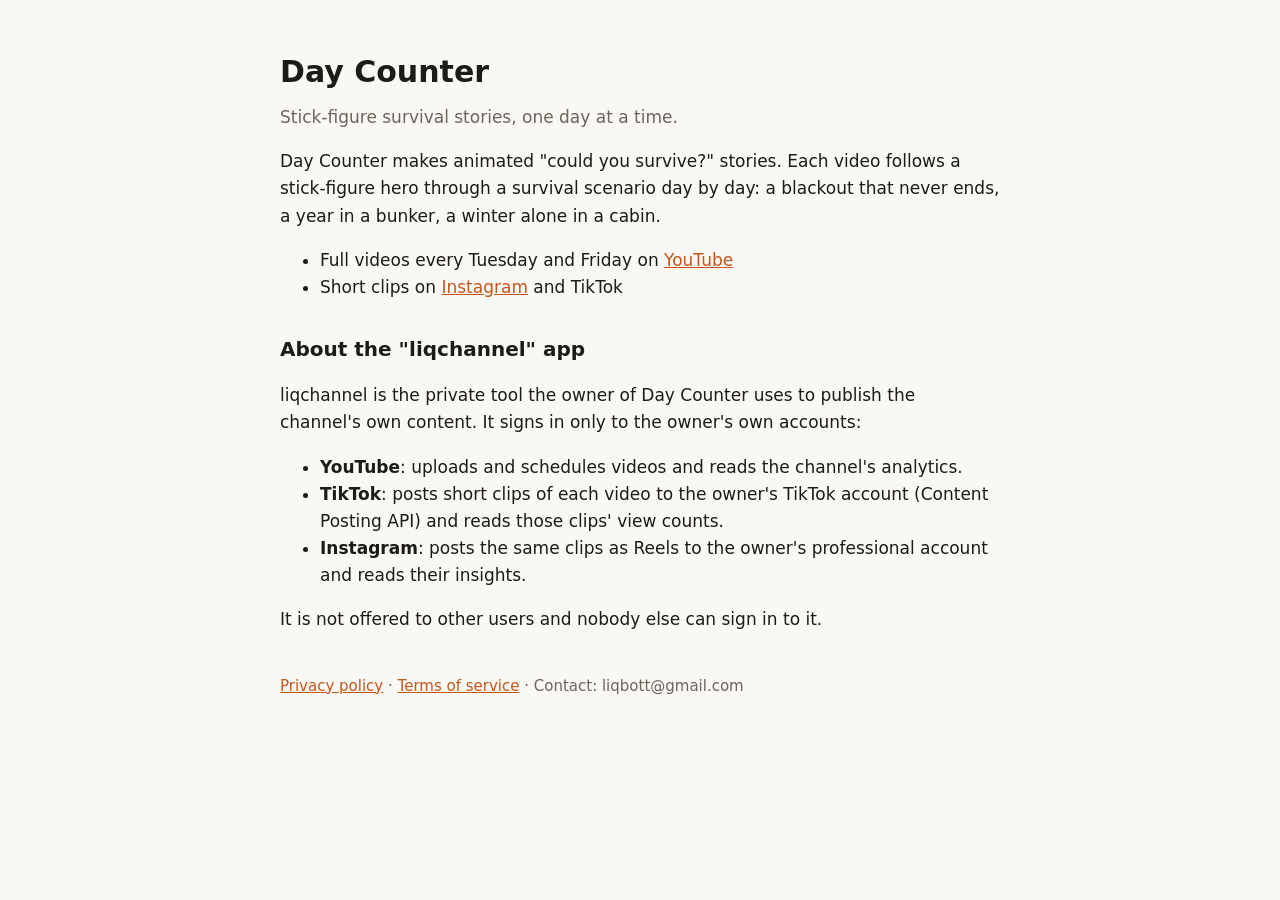
<file: index.html>
<!doctype html>
<html lang="en"><head><meta charset="utf-8"><meta name="viewport" content="width=device-width, initial-scale=1">
<title>Day Counter</title><link rel="stylesheet" href="style.css"></head>
<body><main>
<h1>Day Counter</h1>
<p class="sub">Stick-figure survival stories, one day at a time.</p>
<p>Day Counter makes animated "could you survive?" stories. Each video follows a stick-figure hero through a survival
scenario day by day: a blackout that never ends, a year in a bunker, a winter alone in a cabin.</p>
<ul>
  <li>Full videos every Tuesday and Friday on <a href="https://www.youtube.com/channel/UCkMayYk4ydpoO_GHYFg7Ozg">YouTube</a></li>
  <li>Short clips on <a href="https://www.instagram.com/dayz.counter/">Instagram</a> and TikTok</li>
</ul>
<h2>About the "liqchannel" app</h2>
<p>liqchannel is the private tool the owner of Day Counter uses to publish the channel's own content. It signs in
only to the owner's own accounts:</p>
<ul>
  <li><strong>YouTube</strong>: uploads and schedules videos and reads the channel's analytics.</li>
  <li><strong>TikTok</strong>: posts short clips of each video to the owner's TikTok account (Content Posting API) and
    reads those clips' view counts.</li>
  <li><strong>Instagram</strong>: posts the same clips as Reels to the owner's professional account and reads their
    insights.</li>
</ul>
<p>It is not offered to other users and nobody else can sign in to it.</p>
<nav><a href="privacy.html">Privacy policy</a> · <a href="terms.html">Terms of service</a> · Contact: liqbott@gmail.com</nav>
</main></body></html>
</file>
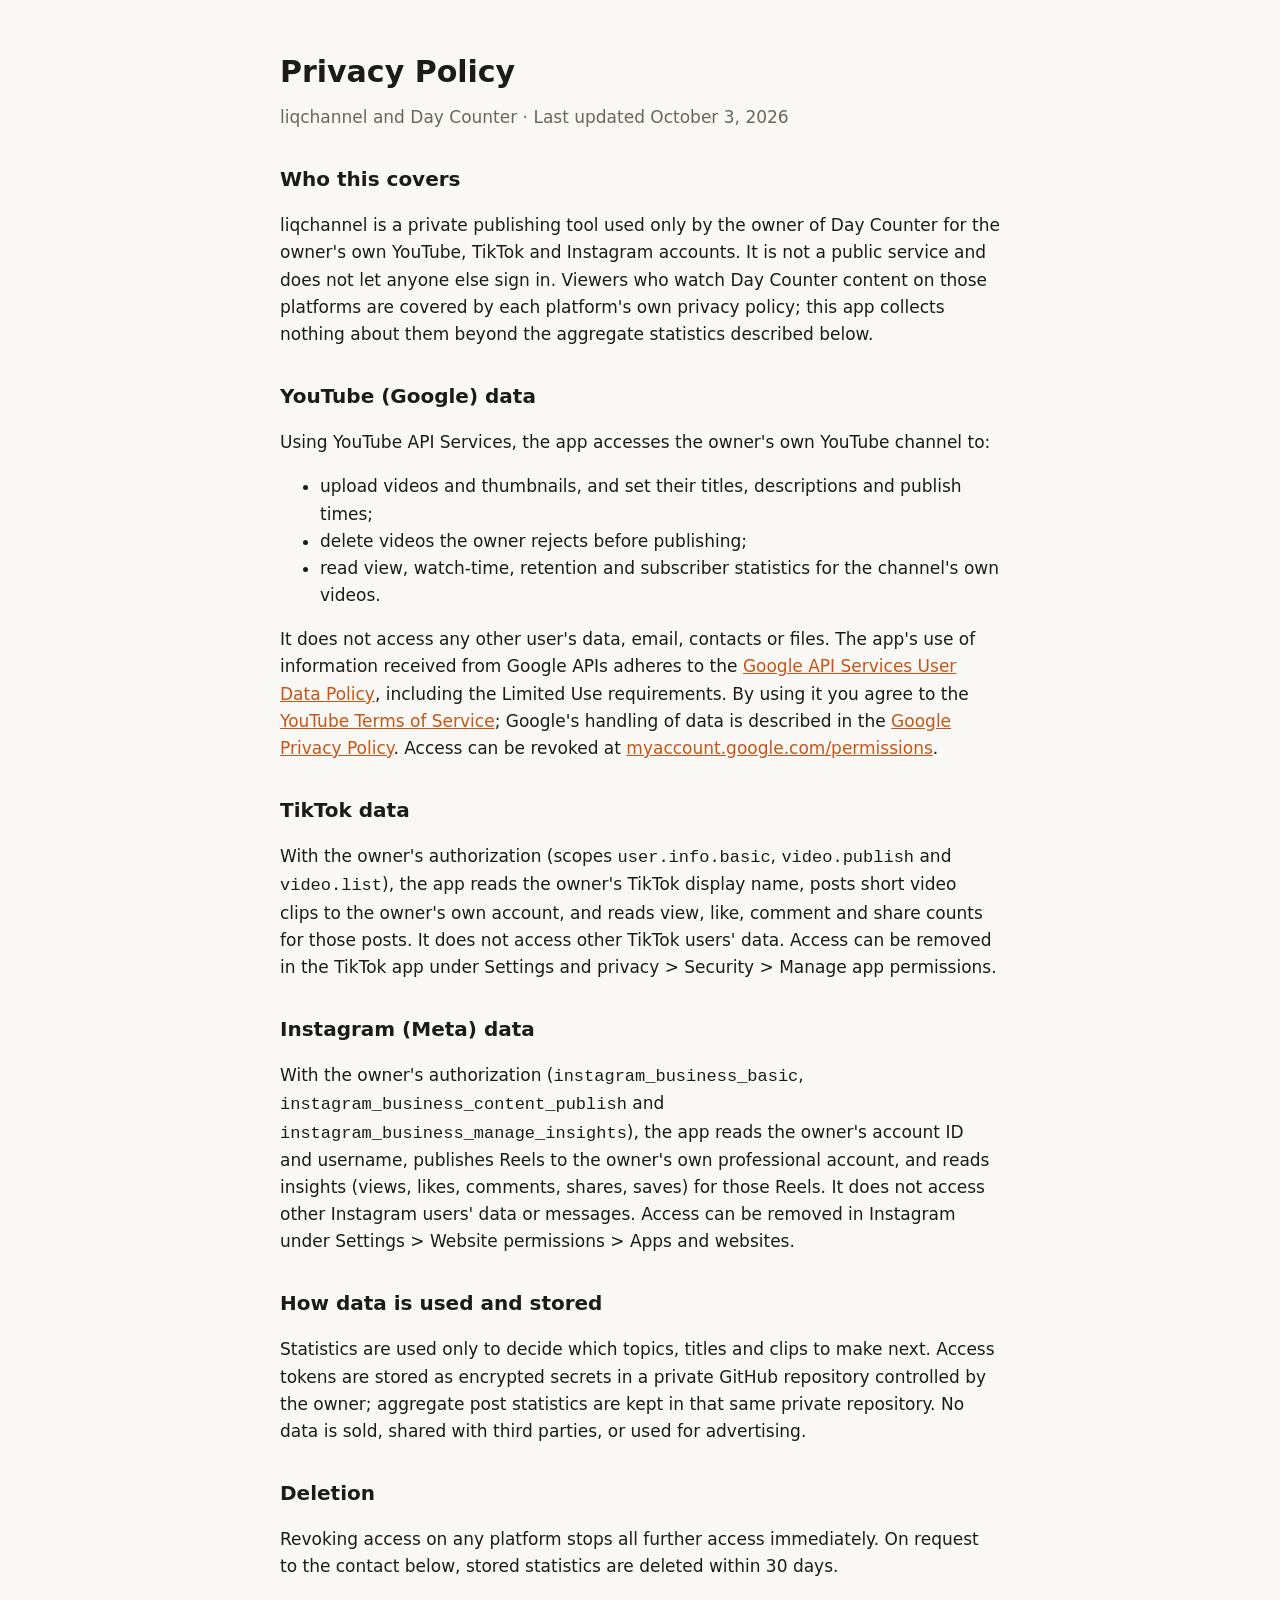
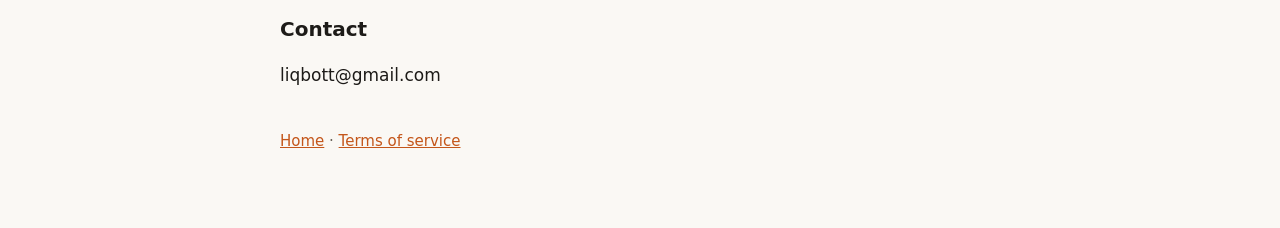
<file: privacy.html>
<!doctype html>
<html lang="en"><head><meta charset="utf-8"><meta name="viewport" content="width=device-width, initial-scale=1">
<title>Privacy Policy</title><link rel="stylesheet" href="style.css"></head>
<body><main>
<h1>Privacy Policy</h1>
<p class="sub">liqchannel and Day Counter · Last updated October 3, 2026</p>

<h2>Who this covers</h2>
<p>liqchannel is a private publishing tool used only by the owner of Day Counter for the owner's own YouTube, TikTok
and Instagram accounts. It is not a public service and does not let anyone else sign in. Viewers who watch Day Counter
content on those platforms are covered by each platform's own privacy policy; this app collects nothing about them
beyond the aggregate statistics described below.</p>

<h2>YouTube (Google) data</h2>
<p>Using YouTube API Services, the app accesses the owner's own YouTube channel to:</p>
<ul>
  <li>upload videos and thumbnails, and set their titles, descriptions and publish times;</li>
  <li>delete videos the owner rejects before publishing;</li>
  <li>read view, watch-time, retention and subscriber statistics for the channel's own videos.</li>
</ul>
<p>It does not access any other user's data, email, contacts or files. The app's use of information received from
Google APIs adheres to the
<a href="https://developers.google.com/terms/api-services-user-data-policy">Google API Services User Data Policy</a>,
including the Limited Use requirements. By using it you agree to the
<a href="https://www.youtube.com/t/terms">YouTube Terms of Service</a>; Google's handling of data is described in the
<a href="https://policies.google.com/privacy">Google Privacy Policy</a>. Access can be revoked at
<a href="https://myaccount.google.com/permissions">myaccount.google.com/permissions</a>.</p>

<h2>TikTok data</h2>
<p>With the owner's authorization (scopes <code>user.info.basic</code>, <code>video.publish</code> and
<code>video.list</code>), the app reads the owner's TikTok display name, posts short video clips to the owner's own
account, and reads view, like, comment and share counts for those posts. It does not access other TikTok users'
data. Access can be removed in the TikTok app under Settings and privacy &gt; Security &gt; Manage app permissions.</p>

<h2>Instagram (Meta) data</h2>
<p>With the owner's authorization (<code>instagram_business_basic</code>,
<code>instagram_business_content_publish</code> and <code>instagram_business_manage_insights</code>), the app reads
the owner's account ID and username, publishes Reels to the owner's own professional account, and reads insights
(views, likes, comments, shares, saves) for those Reels. It does not access other Instagram users' data or messages.
Access can be removed in Instagram under Settings &gt; Website permissions &gt; Apps and websites.</p>

<h2>How data is used and stored</h2>
<p>Statistics are used only to decide which topics, titles and clips to make next. Access tokens are stored as
encrypted secrets in a private GitHub repository controlled by the owner; aggregate post statistics are kept in that
same private repository. No data is sold, shared with third parties, or used for advertising.</p>

<h2>Deletion</h2>
<p>Revoking access on any platform stops all further access immediately. On request to the contact below, stored
statistics are deleted within 30 days.</p>

<h2>Contact</h2>
<p>liqbott@gmail.com</p>
<nav><a href="index.html">Home</a> · <a href="terms.html">Terms of service</a></nav>
</main></body></html>
</file>
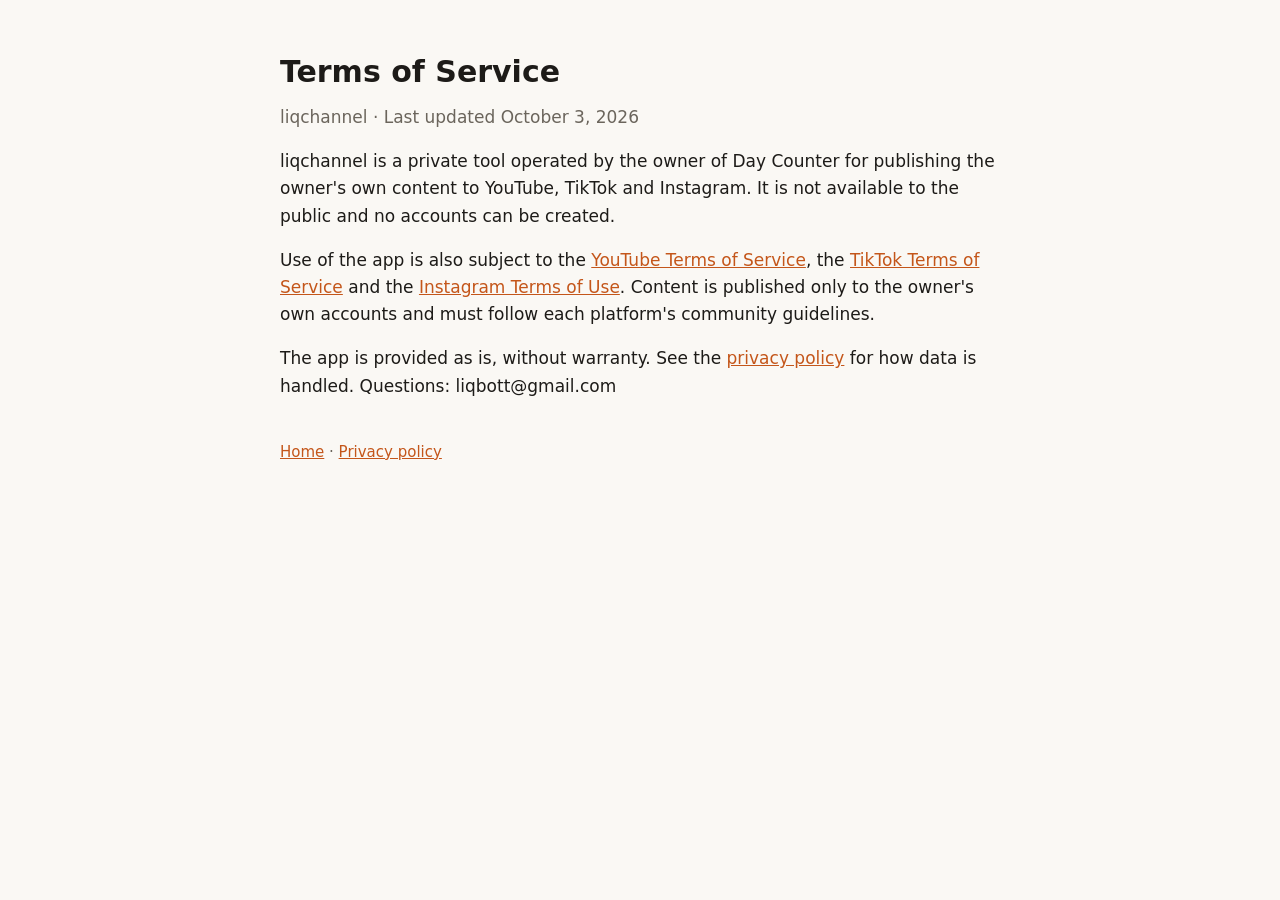
<file: terms.html>
<!doctype html>
<html lang="en"><head><meta charset="utf-8"><meta name="viewport" content="width=device-width, initial-scale=1">
<title>Terms of Service</title><link rel="stylesheet" href="style.css"></head>
<body><main>
<h1>Terms of Service</h1>
<p class="sub">liqchannel · Last updated October 3, 2026</p>
<p>liqchannel is a private tool operated by the owner of Day Counter for publishing the owner's own content to
YouTube, TikTok and Instagram. It is not available to the public and no accounts can be created.</p>
<p>Use of the app is also subject to the <a href="https://www.youtube.com/t/terms">YouTube Terms of Service</a>, the
<a href="https://www.tiktok.com/legal/page/us/terms-of-service/en">TikTok Terms of Service</a> and the
<a href="https://help.instagram.com/581066165581870">Instagram Terms of Use</a>. Content is published only to the
owner's own accounts and must follow each platform's community guidelines.</p>
<p>The app is provided as is, without warranty. See the <a href="privacy.html">privacy policy</a> for how data is
handled. Questions: liqbott@gmail.com</p>
<nav><a href="index.html">Home</a> · <a href="privacy.html">Privacy policy</a></nav>
</main></body></html>
</file>
<file: style.css>
:root { --bg:#faf8f4; --fg:#1d1b18; --muted:#6b655c; --accent:#c4561a; }
@media (prefers-color-scheme: dark) { :root { --bg:#16140f; --fg:#efeae2; --muted:#a39b8f; --accent:#f08a45; } }
body { margin:0; background:var(--bg); color:var(--fg); font:17px/1.6 system-ui, sans-serif; }
main { max-width:720px; margin:0 auto; padding:48px 16px 80px; }
h1 { font-size:30px; margin:0 0 8px; } h2 { font-size:20px; margin-top:32px; }
p.sub { color:var(--muted); margin-top:0; } a { color:var(--accent); }
nav { margin-top:40px; color:var(--muted); font-size:15px; }
</file>
